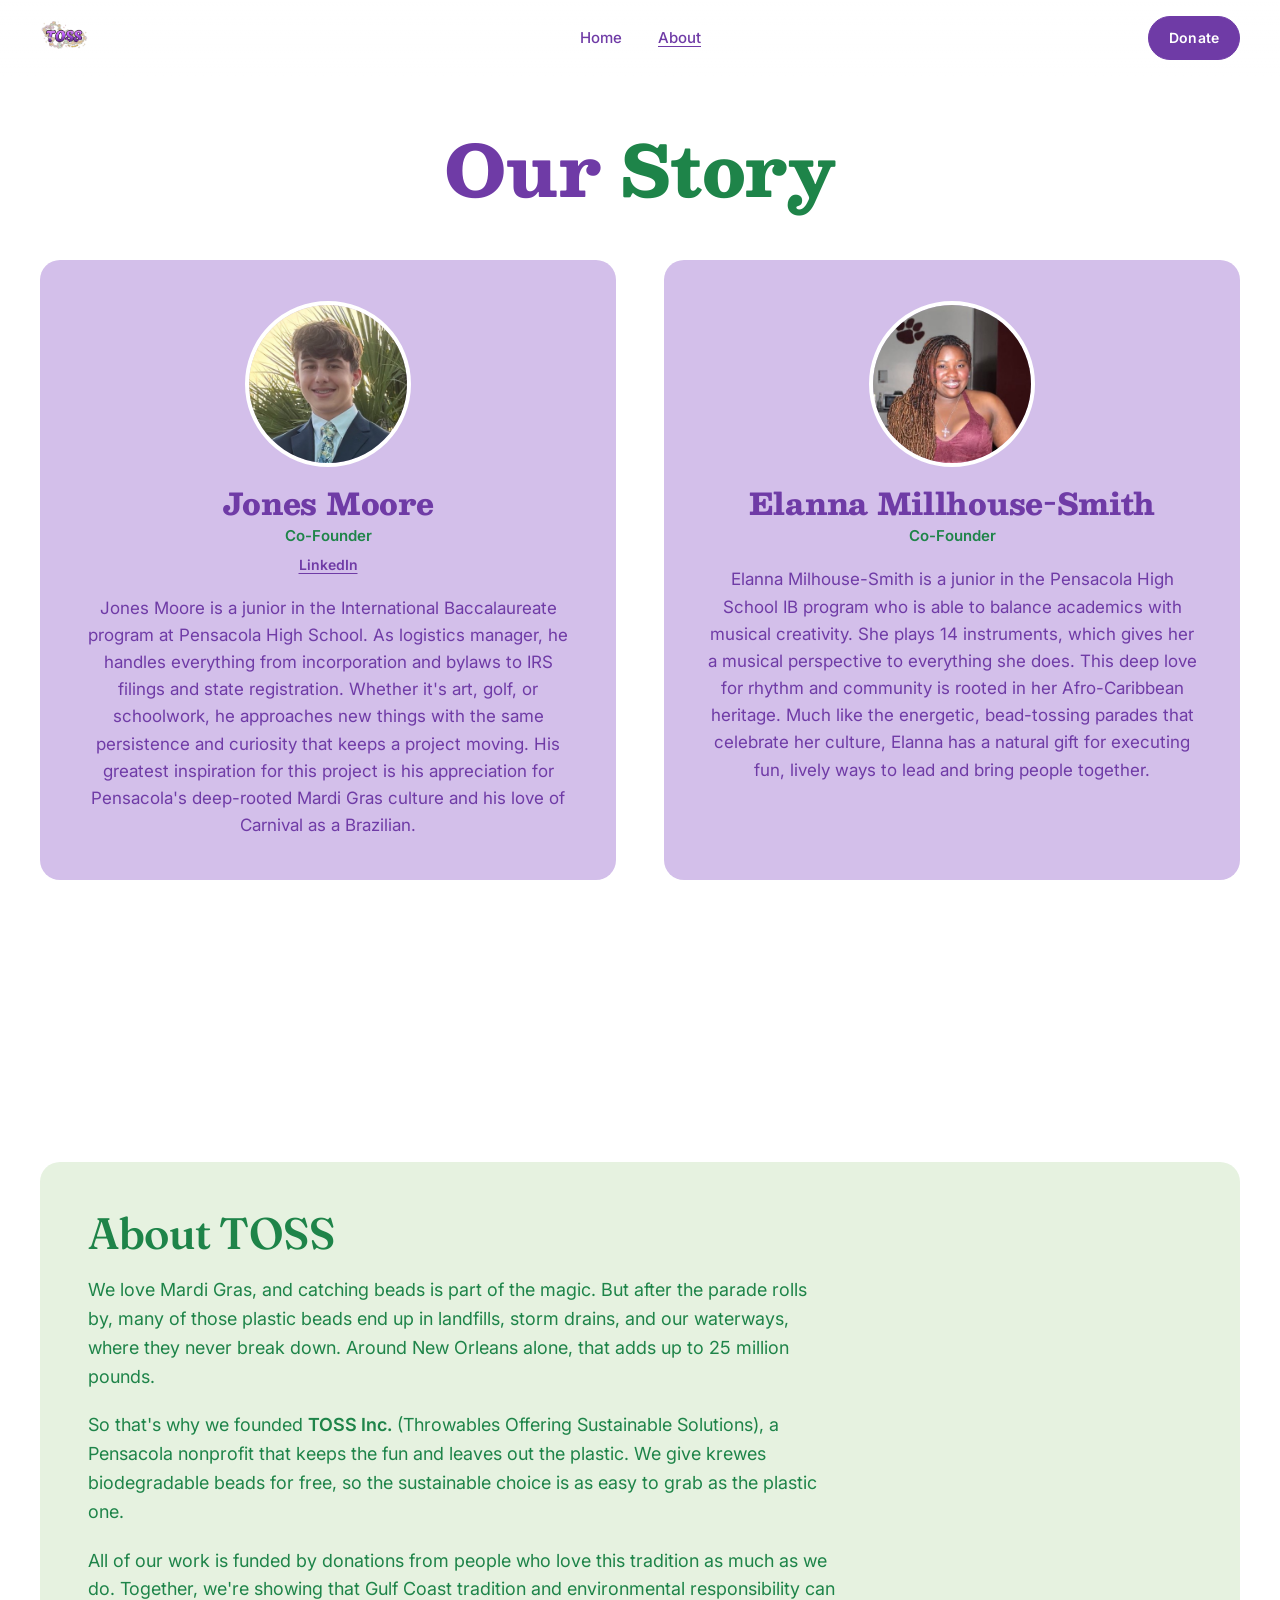
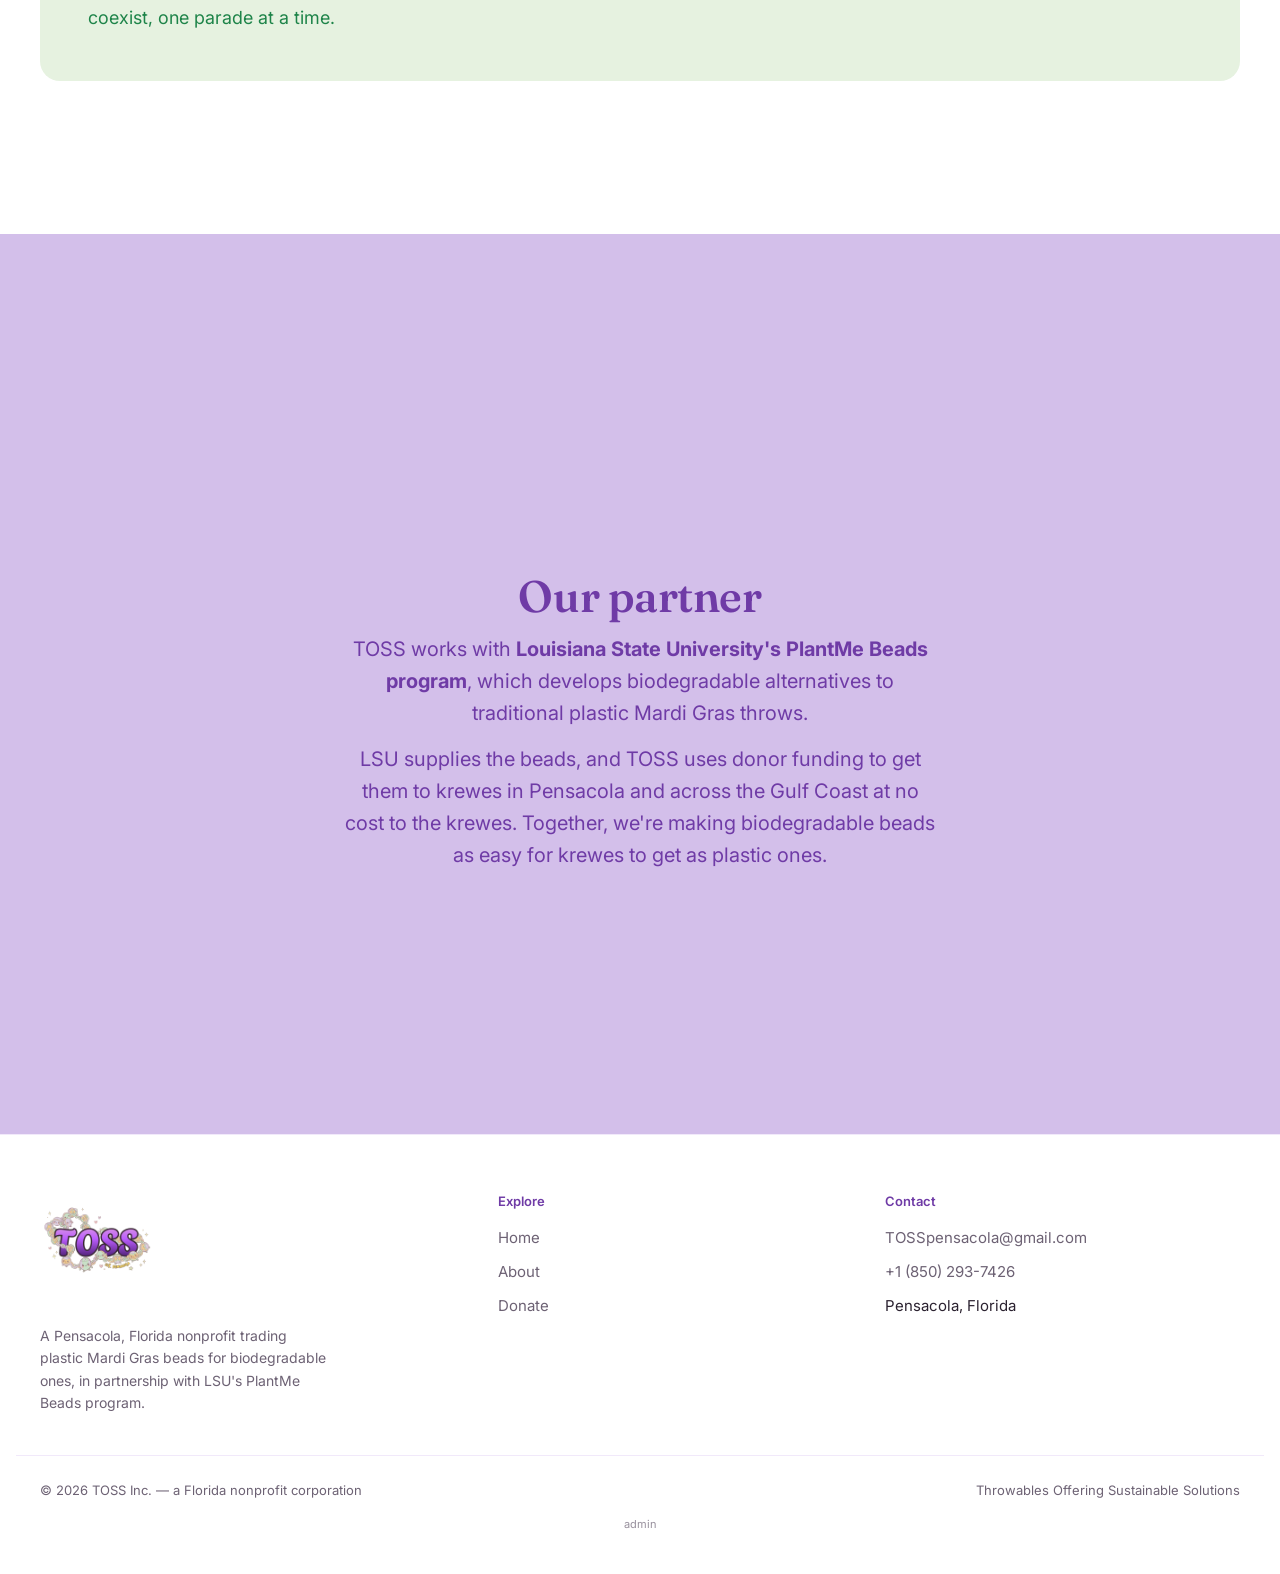
<file: about.html>
<!DOCTYPE html>
<html lang="en" class="snap-sections">
<head>
  <meta charset="UTF-8">
  <meta name="viewport" content="width=device-width, initial-scale=1.0">
  <title>About — TOSS Inc.</title>
  <meta name="description" content="TOSS Inc. is a Pensacola, Florida nonprofit partnering with LSU's PlantMe Beads program to bring biodegradable Mardi Gras throws to Gulf Coast krewes. Meet the founders.">
  <link rel="icon" type="image/png" href="2.png">

  <link rel="preconnect" href="https://fonts.googleapis.com">
  <link rel="preconnect" href="https://fonts.gstatic.com" crossorigin>
  <link href="https://fonts.googleapis.com/css2?family=Besley:wght@700;800&family=Fraunces:opsz,wght@9..144,450;9..144,560;9..144,650&family=Inter:wght@400;500;600;700&display=swap" rel="stylesheet">
  <link rel="stylesheet" href="css/styles.css">
</head>
<body>
  <a class="skip-link" href="#main">Skip to content</a>

  <!-- ===== Navbar ===== -->
  <header class="site-header">
    <nav class="container nav" aria-label="Main">
      <a class="nav__brand" href="index.html" aria-label="TOSS Inc. home">
        <img class="nav__logo" src="1.png" alt="TOSS Inc. logo">
      </a>

      <ul class="nav__links" id="nav-links">
        <li><a class="link" href="index.html">Home</a></li>
        <li><a class="link" href="about.html" aria-current="page">About</a></li>
      </ul>

      <div class="nav__end">
        <a class="btn btn--primary btn--sm" href="index.html#donate">Donate</a>
        <button class="nav__toggle" type="button" aria-expanded="false" aria-controls="nav-links" aria-label="Open menu">
          <span></span><span></span>
        </button>
      </div>
    </nav>
  </header>

  <main id="main">
    <!-- Founders -->
    <section class="section about-founders">
      <div class="container">
        <h1 class="about-title">Our <span class="about-title__accent">Story</span></h1>
        <div class="founders">
          <article class="founder">
            <img class="founder__photo" src="images/founders/jones-moore.jpg" alt="Jones Moore" width="380" height="380">
            <h2 class="founder__name">Jones Moore</h2>
            <p class="founder__role">Co-Founder</p>
            <a class="founder__link" href="https://www.linkedin.com/in/jones-moore-70492a434/" target="_blank" rel="noopener">LinkedIn</a>
            <p class="founder__bio">Jones Moore is a junior in the International Baccalaureate program at Pensacola High School. As logistics manager, he handles everything from incorporation and bylaws to IRS filings and state registration. Whether it's art, golf, or schoolwork, he approaches new things with the same persistence and curiosity that keeps a project moving. His greatest inspiration for this project is his appreciation for Pensacola's deep-rooted Mardi Gras culture and his love of Carnival as a Brazilian.</p>
          </article>
          <article class="founder">
            <img class="founder__photo" src="images/founders/elanna-millhouse-smith.jpg" alt="Elanna Millhouse-Smith" width="380" height="380">
            <h2 class="founder__name">Elanna Millhouse-Smith</h2>
            <p class="founder__role">Co-Founder</p>
            <p class="founder__bio">Elanna Milhouse-Smith is a junior in the Pensacola High School IB program who is able to balance academics with musical creativity. She plays 14 instruments, which gives her a musical perspective to everything she does. This deep love for rhythm and community is rooted in her Afro-Caribbean heritage. Much like the energetic, bead-tossing parades that celebrate her culture, Elanna has a natural gift for executing fun, lively ways to lead and bring people together.</p>
          </article>
        </div>
      </div>
    </section>

    <!-- About TOSS -->
    <section class="section">
      <div class="container">
        <div class="mission-box about-story">
          <div class="mission__head">
            <h2 class="h2">About TOSS</h2>
          </div>
          <div class="mission__body">
            <p>We love Mardi Gras, and catching beads is part of the magic. But after the parade rolls by, many of those plastic beads end up in landfills, storm drains, and our waterways, where they never break down. Around New Orleans alone, that adds up to 25 million pounds.</p>
            <p>So that's why we founded <strong>TOSS Inc.</strong> (Throwables Offering Sustainable Solutions), a Pensacola nonprofit that keeps the fun and leaves out the plastic. We give krewes biodegradable beads for free, so the sustainable choice is as easy to grab as the plastic one.</p>
            <p>All of our work is funded by donations from people who love this tradition as much as we do. Together, we're showing that Gulf Coast tradition and environmental responsibility can coexist, one parade at a time.</p>
          </div>
        </div>
      </div>
    </section>

    <!-- Partner -->
    <section class="section about-partner">
      <div class="container">
        <div class="donate">
          <h2 class="h2">Our partner</h2>
          <p class="lead">TOSS works with <strong>Louisiana State University's PlantMe Beads program</strong>, which develops biodegradable alternatives to traditional plastic Mardi Gras throws.</p>
          <p class="lead">LSU supplies the beads, and TOSS uses donor funding to get them to krewes in Pensacola and across the Gulf Coast at no cost to the krewes. Together, we're making biodegradable beads as easy for krewes to get as plastic ones.</p>
        </div>
      </div>
    </section>
  </main>

  <!-- ===== Footer ===== -->
  <footer class="site-footer">
    <div class="container footer__inner">
      <div>
        <a class="footer__brand" href="index.html" aria-label="TOSS Inc. home">
          <img class="footer__logo" src="1.png" alt="TOSS Inc. logo">
        </a>
        <p class="footer__tagline">A Pensacola, Florida nonprofit trading plastic Mardi Gras beads for biodegradable ones, in partnership with LSU's PlantMe Beads program.</p>
      </div>
      <div>
        <p class="footer__col-title">Explore</p>
        <ul class="footer__links">
          <li><a href="index.html">Home</a></li>
          <li><a href="about.html">About</a></li>
          <li><a href="index.html#donate">Donate</a></li>
        </ul>
      </div>
      <div>
        <p class="footer__col-title">Contact</p>
        <ul class="footer__links">
          <li><a href="mailto:TOSSpensacola@gmail.com">TOSSpensacola@gmail.com</a></li>
          <li><a href="tel:+18502937426">+1 (850) 293-7426</a></li>
          <li>Pensacola, Florida</li>
        </ul>
      </div>
    </div>
    <div class="container footer__bottom">
      <p>© <span data-year>2026</span> TOSS Inc. — a Florida nonprofit corporation</p>
      <p>Throwables Offering Sustainable Solutions</p>
    </div>
    <p class="container footer__admin"><a href="admin/">admin</a></p>
  </footer>

  <script src="js/main.js"></script>
</body>
</html>
</file>
<file: css/styles.css>
/* ==========================================================================
   Design tokens
   ========================================================================== */
:root {
  /* Base */
  --white: #ffffff;
  --surface: #f5faf2;      /* soft mint-white, for alternating section bands */
  --surface-deep: #eaf4e4; /* slightly deeper mint, for cards on --surface */
  --ink: #2b2230;          /* warm plum-black, pulled from the logo outline */
  --ink-soft: #6d6274;     /* muted secondary text */
  --line: #e7e1de;         /* hairline borders on white */

  /* Brand accents, sampled from the TOSS logo artwork */
  --purple: #6f3ba6;
  --purple-tint: #f1e9fa;
  --green: #1e8449;         /* accessible text/icon green */
  --green-pastel: #e6f2e0;  /* pastel fill green, light */
  --lavender: #d3bfea;      /* soft brand purple, for backgrounds and section bands */
  --green-pastel-deep: #9dcd91;
  --gold: #c08f2e;          /* accessible text/icon gold */
  --gold-pastel: #f3ddA0;   /* pastel fill gold, matches the mascot's sparkle */

  --font-heading: "Fraunces", Georgia, serif;
  --font-body: "Inter", system-ui, sans-serif;

  --container: 1200px;
  --gutter: 24px;
  --section-space: 120px;
  --header-height: 76px;
  --radius: 20px;
  --radius-sm: 12px;

  --ease: cubic-bezier(0.2, 0, 0, 1);
  --duration: 200ms;
}

@media (max-width: 767px) {
  :root {
    --gutter: 16px;
    --section-space: 72px;
    --header-height: 64px;
  }
}

/* ==========================================================================
   Base
   ========================================================================== */
*,
*::before,
*::after {
  box-sizing: border-box;
}

html {
  -webkit-text-size-adjust: 100%;
  scroll-behavior: smooth;
}

body {
  display: flex;
  flex-direction: column;
  min-height: 100vh;
  margin: 0;
  /* The hero video intentionally bleeds to the viewport edge using 100vw
     math, which can overshoot by the scrollbar's width; clip that sliver
     instead of showing a horizontal scrollbar. */
  overflow-x: hidden;
  background: var(--white);
  color: var(--ink);
  font-family: var(--font-body);
  font-size: 17px;
  line-height: 1.6;
  -webkit-font-smoothing: antialiased;
  -moz-osx-font-smoothing: grayscale;
  text-rendering: optimizeLegibility;
}

main {
  flex: 1;
}

body.menu-open {
  overflow: hidden;
}

img {
  display: block;
  max-width: 100%;
}

h1,
h2,
h3,
h4 {
  margin: 0;
  font-family: var(--font-heading);
  font-weight: 560;
  letter-spacing: -0.01em;
  line-height: 1.05;
  color: var(--ink);
}

p {
  margin: 0;
}

a {
  color: inherit;
  text-decoration: none;
}

ul {
  margin: 0;
  padding: 0;
  list-style: none;
}

:focus-visible {
  outline: 2px solid var(--purple);
  outline-offset: 4px;
}

::selection {
  background: var(--purple);
  color: var(--white);
}

.skip-link {
  position: absolute;
  top: 12px;
  left: 12px;
  z-index: 100;
  padding: 10px 16px;
  background: var(--ink);
  color: var(--white);
  font-size: 14px;
  border-radius: var(--radius-sm);
  transform: translateY(-200%);
}

.skip-link:focus {
  transform: none;
}

/* ==========================================================================
   Layout helpers
   ========================================================================== */
.container {
  width: 100%;
  max-width: calc(var(--container) + var(--gutter) * 2);
  margin: 0 auto;
  padding: 0 var(--gutter);
}

.section {
  padding: var(--section-space) 0;
}

.section--tint {
  background: var(--surface);
}

.section--green {
  background: var(--green-pastel);
}

/* ==========================================================================
   Typography
   ========================================================================== */
.display {
  font-size: clamp(2.5rem, 6vw, 4.75rem);
  line-height: 1.03;
  letter-spacing: -0.02em;
}

.h2 {
  font-size: clamp(1.9rem, 3.6vw, 2.75rem);
  letter-spacing: -0.01em;
}

.h3 {
  font-size: 1.375rem;
  letter-spacing: -0.01em;
  line-height: 1.2;
}

.lead {
  max-width: 46ch;
  font-size: clamp(1.0625rem, 1.6vw, 1.25rem);
  line-height: 1.6;
  color: var(--ink-soft);
}

.muted {
  color: var(--ink-soft);
}

/* Underline that draws in on hover */
.link {
  background: linear-gradient(currentColor, currentColor) 0 100% / 0 1px no-repeat;
  transition: background-size var(--duration) var(--ease);
}

.link[aria-current="page"] {
  background-size: 100% 1px;
}

/* Hover effects only where there's a real pointer; on touch screens a tap
   would otherwise leave them stuck on. */
@media (hover: hover) {
  .link:hover {
    background-size: 100% 1px;
  }
}

/* ==========================================================================
   Buttons
   ========================================================================== */
.btn {
  display: inline-flex;
  align-items: center;
  gap: 10px;
  padding: 15px 28px;
  border: 1.5px solid var(--purple);
  border-radius: 999px;
  font-family: var(--font-body);
  font-size: 15px;
  font-weight: 600;
  letter-spacing: 0.01em;
  color: var(--purple);
  cursor: pointer;
  transition:
    background-color var(--duration) var(--ease),
    color var(--duration) var(--ease),
    border-color var(--duration) var(--ease),
    transform var(--duration) var(--ease);
}

@media (hover: hover) {
  .btn:hover {
    transform: translateY(-1px);
  }
}

.btn--primary {
  background: var(--purple);
  color: var(--white);
}

.btn--primary:hover {
  background: var(--purple);
  border-color: var(--purple);
}

.email-pill {
  display: inline-flex;
  align-items: center;
  max-width: 100%;
  gap: 6px;
  padding: 6px 8px 6px 26px;
  background: var(--purple);
  color: var(--white);
  border-radius: 999px;
  font-family: var(--font-body);
  font-size: 15px;
  font-weight: 600;
  letter-spacing: 0.01em;
}

.email-pill__link {
  color: inherit;
}

.email-pill__copy {
  display: inline-grid;
  place-items: center;
  width: 36px;
  height: 36px;
  border: 0;
  border-radius: 50%;
  background: transparent;
  color: inherit;
  cursor: pointer;
  transition: background-color var(--duration) var(--ease);
}

.email-pill__copy:hover,
.email-pill__copy:focus-visible {
  background: rgba(255, 255, 255, 0.18);
}

.email-pill__copy .icon-check,
.email-pill__copy.is-copied .icon-copy {
  display: none;
}

.email-pill__copy.is-copied .icon-check {
  display: block;
}

.btn--ghost {
  border-color: currentColor;
}

.btn--ghost:hover {
  background: var(--purple);
  color: var(--white);
}

.btn--sm {
  padding: 10px 20px;
  font-size: 14px;
}

/* ==========================================================================
   Header / navbar
   ========================================================================== */
.site-header {
  position: sticky;
  top: 0;
  z-index: 50;
  background: linear-gradient(
    to bottom,
    rgba(255, 255, 255, 1) 0%,
    rgba(255, 255, 255, 0) 100%
  );
}

/* Everywhere but the desktop snap layout (see "Section-by-section
   scrolling"), pages scroll freely and text passes right under the see-
   through header, so it frosts over once the page scrolls (main.js toggles
   .is-scrolled). */
@media not all and (min-width: 901px) and (min-height: 500px) and (hover: hover) and (pointer: fine) {
  .site-header.is-scrolled {
    background: rgba(255, 255, 255, 0.88);
    -webkit-backdrop-filter: saturate(180%) blur(12px);
    backdrop-filter: saturate(180%) blur(12px);
    box-shadow: 0 1px 0 var(--purple-tint);
  }
}

.nav {
  display: grid;
  grid-template-columns: 1fr auto 1fr;
  align-items: center;
  gap: 16px;
  height: var(--header-height);
}

.nav__brand {
  display: inline-flex;
  align-items: center;
  justify-self: start;
}

.nav__logo {
  height: 48px;
  width: auto;
}

/* Sits in the grid's middle column, so it's centered in the navbar
   regardless of how wide the logo or the end group are. */
.nav__links {
  display: flex;
  justify-content: center;
  gap: 36px;
  font-size: 15px;
  font-weight: 500;
  color: var(--purple);
}

.nav__end {
  display: flex;
  align-items: center;
  gap: 16px;
  justify-self: end;
}

.nav__toggle {
  display: none;
  position: relative;
  width: 44px;
  height: 44px;
  margin-right: -10px;
  padding: 0;
  border: 0;
  background: none;
  color: var(--ink);
  cursor: pointer;
}

.nav__toggle span {
  position: absolute;
  left: 12px;
  width: 20px;
  height: 1.5px;
  background: currentColor;
  transition: transform var(--duration) var(--ease);
}

.nav__toggle span:first-child {
  top: 18px;
}

.nav__toggle span:last-child {
  top: 25px;
}

.nav__toggle[aria-expanded="true"] span:first-child {
  transform: translateY(3.5px) rotate(45deg);
}

.nav__toggle[aria-expanded="true"] span:last-child {
  transform: translateY(-3.5px) rotate(-45deg);
}

@media (max-width: 767px) {
  .nav {
    grid-template-columns: auto 1fr auto;
  }

  .nav__brand {
    grid-column: 1;
  }

  .nav__end {
    grid-column: 3;
    gap: 8px;
  }

  .nav__toggle {
    display: block;
  }

  .nav__links {
    position: fixed;
    inset: var(--header-height) 0 0 0;
    flex-direction: column;
    justify-content: flex-start;
    gap: 8px;
    padding: 32px var(--gutter);
    background: var(--white);
    font-family: var(--font-heading);
    font-size: 36px;
    letter-spacing: -0.01em;
    opacity: 0;
    visibility: hidden;
    transition:
      opacity var(--duration) var(--ease),
      visibility var(--duration);
  }

  .nav__links.is-open {
    opacity: 1;
    visibility: visible;
  }

  /* Solid behind the open menu, so nothing on the page shows through. The
     scrolled header's backdrop-filter is dropped too: it would make the
     fixed menu panel size itself to the header instead of the window. */
  .menu-open .site-header {
    background: var(--white);
    -webkit-backdrop-filter: none;
    backdrop-filter: none;
  }

  .nav__links .link {
    background-size: 0 0;
  }

  .nav__links .link[aria-current="page"] {
    color: var(--purple);
  }

  .nav .btn--sm {
    padding: 9px 16px;
    font-size: 13px;
  }
}

/* ==========================================================================
   Home: hero
   ========================================================================== */
.hero-scrub {
  padding: 0;
}

/* The hero has two layouts. Side by side (statement left, sticky video
   right) on desktops, iPads and any window that's wide and tall enough or
   upright; stacked (video, statement, mission box) on phones and short or
   narrow landscape windows. The two media queries below are exact opposites;
   keep them, and the copy in main.js, in sync:
     side by side: (min-width: 901px) and (min-height: 500px),
                   (min-width: 700px) and (orientation: portrait)
     stacked:      (max-width: 699px),
                   (max-width: 900px) and (orientation: landscape),
                   (max-height: 499px) and (orientation: landscape) */

/* Side by side: pull the next section up so its band overlaps the sticky
   video's bottom edge by a small bit, instead of leaving a gap. */
@media (min-width: 901px) and (min-height: 500px), (min-width: 700px) and (orientation: portrait) {
  .hero-scrub + .section {
    position: relative;
    z-index: 1;
    margin-top: -20px;
  }
}

.hero-scrub__grid {
  display: grid;
  /* minmax(0, …) lets each track shrink below its content's min-content
     size (the statement's long words at this font size would otherwise
     inflate the left track past its fr share, starving the right column
     and breaking the canvas's edge-to-edge bleed math below). */
  grid-template-columns: minmax(0, 1.1fr) minmax(0, 0.9fr);
  gap: clamp(32px, 5vw, 64px);
}

.hero-scrub__left {
  display: flex;
  flex-direction: column;
  gap: clamp(48px, 8vw, 96px);
  padding-top: clamp(16px, 3vw, 40px);
}

/* Side by side: the statement alone fills the first viewport, so the page
   reads as a pure hero until the visitor scrolls — the mission heading and
   copy that follow in the flex column are pushed below the fold. The
   column's own padding-top is zeroed here so the intro block's centering
   isn't thrown off by an extra offset on top of it. */
@media (min-width: 901px) and (min-height: 500px), (min-width: 700px) and (orientation: portrait) {
  .hero-scrub__left {
    padding-top: 0;
    /* The intro fills the space under the header, so the statement is
       centered and the box starts below the fold, this far past it. */
    gap: clamp(72px, 12vh, 128px);
    /* Spacing before the green section, plus the 20px the next section's
       band overlaps this one by. main.js sets --mission-space-below so the
       box ends up centered between the header and the band when the band
       reaches the bottom of the window; the fallback covers no-JS. */
    padding-bottom: calc(var(--mission-space-below, max(72px, 12vh)) + 20px);
  }

  .hero-scrub__intro {
    display: flex;
    align-items: center;
    min-height: calc(100vh - var(--header-height));
    /* The window's height with the browser's toolbars showing (iPad Safari);
       the same as 100vh on desktops. */
    min-height: calc(100svh - var(--header-height));
  }
}

/* ==========================================================================
   Section-by-section scrolling (Home and About)
   Pages with html.snap-sections, desktop pointers only; phones and tablets
   keep free scrolling. Home stops at the statement, the mission box
   centered under the header, the green section and the footer; About stops
   at each section and the footer. snap-stop means a hard swipe can't skip
   a stop. Each plain section is sized to exactly one window with its
   content centered under the header, so a stop shows one section and
   nothing of its neighbors. Windows under 500px tall (where the hero is
   stacked) scroll freely too.
   ========================================================================== */
@media (min-width: 901px) and (min-height: 500px) and (hover: hover) and (pointer: fine) {
  html.snap-sections {
    scroll-snap-type: y mandatory;
    /* Space kept between a section's content and the header / window edge. */
    --snap-breathe: clamp(24px, 6vh, 72px);
  }
  .snap-sections :is(.hero-scrub__intro, main > .section) {
    scroll-snap-align: start;
    scroll-snap-stop: always;
  }
  /* The header sits above <main>, so the statement's stop is the page top.
     (The whole hero is taller than the window, so it can't be the stop.) */
  .snap-sections .hero-scrub__intro { scroll-margin-top: var(--header-height); }
  /* Extending the box's snap area up by the header's height centers the
     box in the space below the header rather than in the whole window. */
  .snap-sections .hero-scrub .mission-box {
    scroll-snap-align: center;
    scroll-snap-stop: always;
    scroll-margin-top: var(--header-height);
  }
  /* Each section fills the whole window at its stop, running up behind the
     header (so nothing above shows through it) with its content centered
     in the space below the header. */
  .snap-sections main > .section {
    display: flex;
    flex-direction: column;
    justify-content: center;
    min-height: 100vh;
    padding: calc(var(--header-height) + var(--snap-breathe)) 0 var(--snap-breathe);
  }
  /* A page that opens on a plain section (About) starts below the header
     in the flow, so that one fills the rest of the first window instead
     and stops at the page top. */
  .snap-sections main > .section:first-child {
    min-height: calc(100vh - var(--header-height));
    padding-top: var(--snap-breathe);
    scroll-margin-top: var(--header-height);
  }
  .snap-sections main > .section--green { scroll-snap-align: center; }
  .snap-sections .site-footer { scroll-snap-align: end; }
}

.hero-scrub__statement {
  font-family: "Besley", Georgia, serif;
  font-weight: 800;
  font-size: clamp(2.25rem, 5.5vw, 4.5rem);
  line-height: 1.08;
  letter-spacing: -0.01em;
  color: var(--purple);
  max-width: 16ch;
  /* Flex items default to min-width: auto, which floors their shrink at
     their content's min-content size — the widest unbreakable word here —
     letting the statement overflow its column into the video regardless
     of max-width. This lets it actually wrap within the column. */
  min-width: 0;
}

.hero-scrub__statement-accent {
  color: var(--green);
}

/* The right column's grid cell stretches to match the left column's
   (taller, text-driven) height; the canvas sticks inside that cell and
   is released once the left column's content runs out. */
.hero-scrub__right {
  position: sticky;
  top: 0;
  align-self: start;
  display: flex;
  justify-content: flex-end;
  margin-top: calc(-1 * var(--header-height));
  /* Break out of the centered container so the video hugs the true
     right edge of the viewport, not just the grid column's edge. */
  margin-right: calc(-1 * (var(--gutter) + max(0px, (100vw - (var(--container) + var(--gutter) * 2)) / 2)));
}

.hero__canvas {
  width: 100%;
  max-width: 45vw;
  height: auto;
  aspect-ratio: 480 / 854;
}

/* Upright tablets: narrower columns, so a smaller statement, centered
   beside the video (the intro is as tall as the video, which is ~43vw wide
   at these sizes) rather than in a whole window's height. The window is
   tall enough to show all of the video, so it sticks below the header
   instead of running up behind it. */
@media (min-width: 700px) and (orientation: portrait) {
  .hero-scrub__statement {
    font-size: clamp(2rem, 4.5vw, 4.5rem);
    text-wrap: balance;
  }

  .hero-scrub__intro {
    min-height: calc(43vw * 854 / 480);
  }

  .hero-scrub__right {
    top: var(--header-height);
    margin-top: 0;
  }
}

/* Stacked: video, statement, mission box in one column. The left column's
   wrapper steps out of the layout (display: contents) so the video can come
   before its two children. The video's cell is a runway one screen taller
   than the video: the canvas pins below the header while the runway scrolls
   past, and main.js plays the frames across exactly that stretch. The grid
   starts the canvas right at its pin line, so the frames play from the
   first bit of scrolling. The canvas's height is set (not its width) so it
   always fits the screen. */
@media (max-width: 699px), (max-width: 900px) and (orientation: landscape), (max-height: 499px) and (orientation: landscape) {
  .hero-scrub {
    padding-bottom: clamp(64px, 10vw, 120px);
  }

  .hero-scrub__grid {
    --screen-h: 100vh;
    --canvas-h: min(
      calc(var(--screen-h) - var(--header-height) - 32px),
      calc((100vw - var(--gutter)) * 854 / 480)
    );
    grid-template-columns: minmax(0, 1fr);
    gap: clamp(32px, 6vw, 48px);
    padding-top: 16px;
    text-align: center;
  }

  /* The window's height with the browser's toolbars showing. */
  @supports (height: 100svh) {
    .hero-scrub__grid {
      --screen-h: 100svh;
    }
  }

  .hero-scrub__left {
    display: contents;
  }

  .hero-scrub__intro {
    order: 1;
    padding-top: clamp(16px, 3vw, 40px);
  }

  .hero-scrub__statement {
    margin-inline: auto;
    text-wrap: balance;
  }

  .hero-scrub__right {
    position: static;
    align-items: flex-start;
    height: calc(var(--canvas-h) + var(--screen-h));
    margin-top: 0;
    /* The arm enters from the screen's right edge, as on desktop. */
    margin-right: calc(-1 * var(--gutter));
  }

  .hero__canvas {
    position: sticky;
    top: calc(var(--header-height) + 16px);
    width: auto;
    max-width: none;
    height: var(--canvas-h);
  }

  .hero-scrub .mission-box {
    order: 2;
    width: 100%;
    max-width: 680px;
    margin-inline: auto;
    text-align: left;
  }
}

/* Stacked in landscape (phones turned sideways): a screen-height video is
   narrow, so it goes back beside the left column (statement, then mission
   box), like a small desktop. Its runway is that column's height, so the
   video stays pinned while the column scrolls past, and the statement is
   centered against it to start. */
@media (max-width: 900px) and (orientation: landscape), (max-height: 499px) and (orientation: landscape) {
  .hero-scrub__grid {
    grid-template-columns: minmax(0, 1fr) auto;
    text-align: left;
  }

  .hero-scrub__left {
    display: flex;
    padding-top: 0;
  }

  .hero-scrub__intro {
    display: flex;
    align-items: center;
    min-height: var(--canvas-h);
    padding-top: 0;
  }

  .hero-scrub__statement {
    margin-inline: 0;
    font-size: clamp(1.75rem, 4.5vw, 2.75rem);
  }

  .hero-scrub__right {
    align-self: stretch;
    height: auto;
  }

  .hero-scrub .mission-box {
    max-width: none;
    margin-inline: 0;
  }
}

/* ==========================================================================
   Mission / description section
   ========================================================================== */
.mission-box {
  background: var(--lavender);
  border-radius: var(--radius);
  padding: clamp(28px, 4vw, 48px);
}

.mission-box .h2,
.mission-box .mission__body,
.mission-box .mission__body strong {
  color: var(--purple);
}

.mission__head {
  max-width: 60ch;
  margin-bottom: 20px;
}

.mission__stat {
  font-size: clamp(2.75rem, 6.5vw, 5rem);
  line-height: 1;
  letter-spacing: -0.02em;
}

/* Keep the stat on one line: size it from the box's own width (cqi) so it
   shrinks with the column instead of wrapping. The cap (about its desktop
   size) keeps it from towering over the statement in wider stacked boxes. */
.mission-box {
  container-type: inline-size;
}

.mission-box .mission__stat {
  font-size: min(12.4cqi, 4.25rem); /* "25 Million Pounds" spans the full width of the text lines */
  white-space: nowrap;
}

.mission__body {
  display: grid;
  gap: 20px;
  max-width: 68ch;
  font-size: 18px;
  color: var(--ink-soft);
}

.mission__body strong {
  color: var(--ink);
  font-weight: 600;
}

/* ==========================================================================
   Donate + progress section
   ========================================================================== */
.donate {
  max-width: 720px;
  margin-inline: auto;
  text-align: center;
}

.donate .h2 {
  color: var(--green);
}

.donate .lead {
  margin: 14px auto 0;
  color: var(--green);
}

.donate__contact {
  margin-bottom: 16px;
  color: var(--purple);
}

.donate__progress {
  margin: 32px 0;
  text-align: left;
}

.donate__amount {
  font-family: var(--font-heading);
  font-size: clamp(2rem, 4vw, 2.75rem);
  line-height: 1;
  color: var(--purple);
}

.donate__of {
  font-family: var(--font-body);
  font-size: 16px;
  color: var(--green);
}

.progress-track {
  height: 20px;
  margin: 22px 0 16px;
  border-radius: 999px;
  background: var(--white);
  box-shadow: inset 0 1px 3px rgba(111, 59, 166, 0.14);
}

.progress-fill {
  position: relative;
  height: 100%;
  width: var(--progress, 0%);
  min-width: 20px;
  border-radius: 999px;
  background: linear-gradient(90deg, var(--green-pastel-deep), var(--green));
  transition: width 900ms var(--ease);
}

/* Fleur-de-lis marker at the end of the fill */
.progress-fill::after {
  content: "";
  position: absolute;
  top: 50%;
  right: 0;
  width: 40px;
  height: 40px;
  background: url("../fleur-de-lis.svg") center / contain no-repeat;
  transform: translate(50%, -50%);
  filter: drop-shadow(0 2px 3px rgba(30, 132, 73, 0.35));
}

.donate__percent {
  font-size: 15px;
  color: var(--green);
}

.donate__alt {
  margin-top: 16px;
  font-size: 14px;
  color: var(--green);
}

.donate__alt a {
  color: inherit;
  border-bottom: 1px solid currentColor;
}

/* ==========================================================================
   About page
   ========================================================================== */
.about-title {
  font-family: "Besley", Georgia, serif;
  font-weight: 800;
  font-size: clamp(2.25rem, 5.5vw, 4.5rem);
  line-height: 1.08;
  letter-spacing: -0.01em;
  color: var(--purple);
  text-align: center;
}

.about-title__accent {
  color: var(--green);
}

/* The next section's own top padding supplies the gap below. */
.about-founders {
  padding-top: clamp(40px, 6vw, 72px);
  padding-bottom: 0;
}

.founders {
  display: grid;
  grid-template-columns: 1fr 1fr;
  gap: clamp(24px, 4vw, 48px);
  margin-top: clamp(40px, 6vw, 64px);
}

.founder {
  display: flex;
  flex-direction: column;
  align-items: center;
  padding: clamp(28px, 4vw, 48px);
  background: var(--lavender);
  border-radius: var(--radius);
  text-align: center;
}

.founder__photo {
  width: 200px;
  height: 200px;
  margin-bottom: 24px;
  border: 4px solid var(--white);
  border-radius: 50%;
  object-fit: cover;
}

.founder__photo--initials {
  display: grid;
  place-items: center;
  background: var(--purple);
  color: var(--white);
  font-family: "Besley", Georgia, serif;
  font-size: 56px;
  font-weight: 800;
}

.founder__name {
  font-family: "Besley", Georgia, serif;
  font-weight: 800;
  font-size: clamp(1.5rem, 2.4vw, 1.875rem);
  color: var(--purple);
  text-wrap: balance;
}

.founder__role {
  margin-top: 6px;
  font-size: 15px;
  font-weight: 600;
  color: var(--green);
}

.founder__link {
  display: inline-block;
  margin-top: 6px;
  font-size: 14px;
  font-weight: 600;
  color: var(--purple);
  text-decoration: underline;
  text-underline-offset: 3px;
}

.founder__bio {
  max-width: 48ch;
  margin-top: 18px;
  color: var(--purple);
}

/* The About box and partner band swap the homepage's colors: pastel green
   with green text for the story, lavender with purple text for the partner. */
/* With section snapping on, the founders section has to fit one window, so
   its sizes also scale with the window's height and give way on short
   screens (they're unchanged from about 1080px tall up). */
@media (min-width: 901px) and (min-height: 500px) and (hover: hover) and (pointer: fine) {
  .snap-sections .about-title { font-size: clamp(2.25rem, min(5.5vw, 9vh), 4.5rem); }
  .snap-sections .founders { margin-top: clamp(24px, 6vh, 64px); }
  .snap-sections .founder { padding: clamp(20px, min(4vw, 4.5vh), 48px); }
  .snap-sections .founder__photo {
    width: clamp(96px, 18.5vh, 200px);
    height: clamp(96px, 18.5vh, 200px);
    margin-bottom: clamp(12px, 2.2vh, 24px);
  }
}

.about-story {
  background: var(--green-pastel);
}

.about-story .h2,
.about-story .mission__body,
.about-story .mission__body strong {
  color: var(--green);
}

.about-partner {
  background: var(--lavender);
}

.about-partner .h2,
.about-partner .lead {
  color: var(--purple);
}

@media (max-width: 767px) {
  .founders {
    grid-template-columns: 1fr;
    max-width: 520px;
    margin-inline: auto;
  }
}

/* ==========================================================================
   Footer
   ========================================================================== */
.site-footer {
  padding: 56px 0 40px;
  background: var(--white);
  color: var(--ink);
  border-top: 1px solid var(--purple-tint);
}

.footer__inner {
  display: grid;
  grid-template-columns: 1.2fr 1fr 1fr;
  gap: 32px;
}

.footer__brand {
  display: inline-block;
}

.footer__logo {
  height: 112px;
  width: auto;
}

.footer__col-title {
  font-size: 13px;
  font-weight: 600;
  color: var(--purple);
  margin-bottom: 14px;
}

.footer__links {
  display: grid;
  gap: 10px;
  font-size: 15px;
}

.footer__links a {
  color: var(--ink-soft);
}

.footer__links a:hover {
  color: var(--ink);
}

.footer__tagline {
  margin-top: 14px;
  max-width: 32ch;
  color: var(--ink-soft);
  font-size: 14px;
}

.footer__bottom {
  margin-top: 40px;
  padding-top: 24px;
  border-top: 1px solid var(--purple-tint);
  display: flex;
  flex-wrap: wrap;
  justify-content: space-between;
  gap: 12px;
  font-size: 13px;
  color: var(--ink-soft);
}

.footer__admin {
  margin-top: 16px;
  text-align: center;
  font-size: 11px;
}

.footer__admin a {
  color: var(--ink-soft);
  opacity: 0.7;
}

.footer__admin a:hover {
  opacity: 1;
  text-decoration: underline;
}

@media (max-width: 767px) {
  .footer__inner {
    grid-template-columns: 1fr;
    gap: 28px;
  }
}

/* ==========================================================================
   Admin page (admin/index.html)
   ========================================================================== */
.admin {
  background: var(--green-pastel);
}

.admin__main {
  display: grid;
  place-items: center;
  padding: 48px var(--gutter);
}

.admin-card {
  width: 100%;
  max-width: 520px;
  padding: 36px;
  background: var(--white);
  border-radius: var(--radius);
  box-shadow: 0 10px 30px rgba(43, 34, 48, 0.08);
}

.admin-card__brand {
  display: inline-block;
  margin-bottom: 20px;
}

.admin-card__status {
  color: var(--ink-soft);
}

.admin-form {
  display: grid;
  gap: 20px;
}

.admin-form[hidden] {
  display: none;
}

.admin-form .h3 {
  color: var(--purple);
}

.admin-fields {
  display: grid;
  grid-template-columns: 1fr 1fr;
  gap: 16px;
}

.admin-field {
  display: grid;
  gap: 6px;
  font-size: 14px;
  font-weight: 600;
}

.admin-field input {
  width: 100%;
  padding: 12px 14px;
  border: 1.5px solid var(--line);
  border-radius: var(--radius-sm);
  background: var(--white);
  color: var(--ink);
  font: 400 16px var(--font-body);
}

.admin-field input:focus {
  border-color: var(--purple);
  outline: none;
}

.admin-preview {
  padding: 20px 24px;
  border-radius: var(--radius-sm);
  background: var(--green-pastel);
}

.admin-preview .progress-track {
  margin: 16px 16px 12px 0;
}

.admin-msg {
  min-height: 1.4em;
  font-size: 14px;
  color: var(--ink-soft);
}

.admin-msg:empty {
  min-height: 0;
}

.admin-actions {
  display: flex;
  flex-wrap: wrap;
  gap: 12px;
}

.admin-actions .btn--ghost:not(:hover) {
  background: transparent;
}

.btn:disabled {
  opacity: 0.6;
  cursor: progress;
}

@media (max-width: 480px) {
  .admin-card {
    padding: 24px 20px;
  }

  .admin-fields {
    grid-template-columns: 1fr;
  }
}

/* ==========================================================================
   Motion preferences
   ========================================================================== */
@media (prefers-reduced-motion: reduce) {
  html {
    scroll-behavior: auto;
  }

  *,
  *::before,
  *::after {
    transition-duration: 0.01ms !important;
  }
}
</file>
